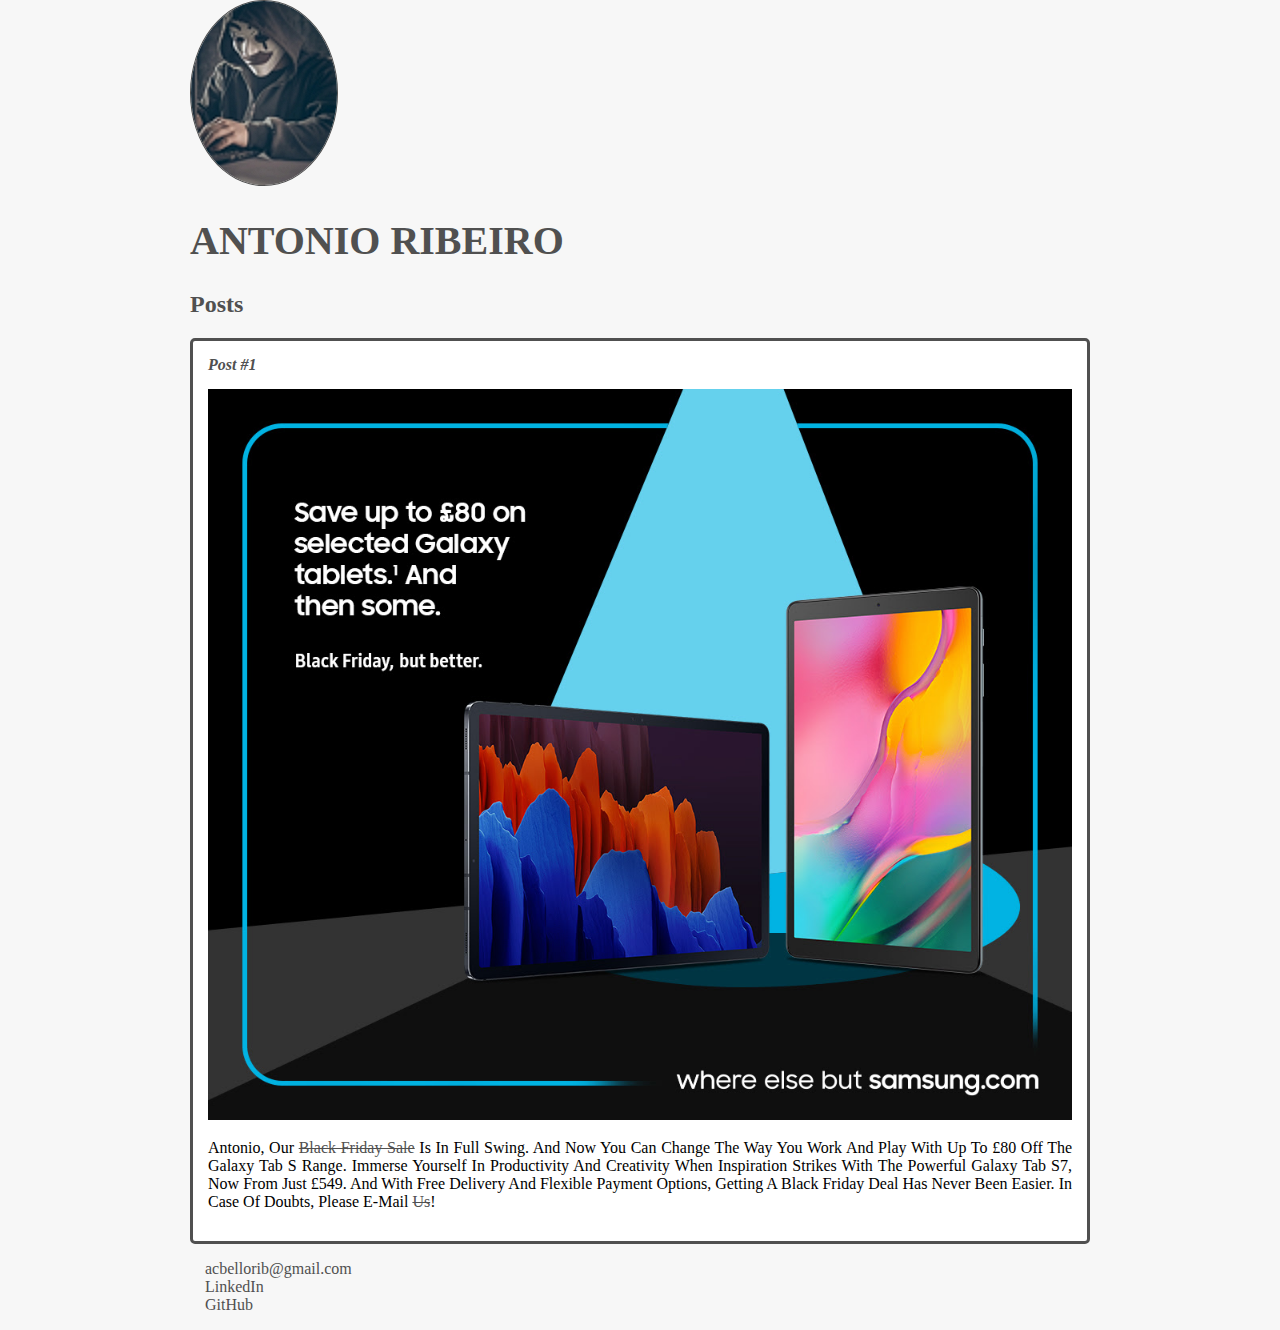
<file: HTML&CSS/index.html>
<!DOCTYPE html>
<html>
    <head>
        <meta charset="utf-8">
        <title>Antonio Ribeiro</title>
        <link rel="stylesheet" href="style.css">
    </head>
    <body>
        <header>
            <img src="bermix-studio-F7DAQIDSk98-unsplash.jpg" alt="Imagem de um hacker" class="photo">
            <h1 id="title">Antonio Ribeiro</h1>
        </header>
        <section>
            <header>
                <h2 class="subtitle">Posts</h2>
            </header>
            <article class="post">
                <header>
                    <h3 class="post_title">Post #1</h3>
                    <img src="unnamed.jpg" alt="Samsung phones" class="post_image">
                </header>
                <p class="post_content">
                    Antonio, our <a href="http://t.m1.email.samsung.com/r/?id=h709f1c24,90453b71,6c7c8075&p1=EM1-BF-weekend-IM-Mobile-owners-25-36-A" target="_blank">Black Friday Sale</a> is in full swing. And now you can change the way you work and play with up to £80 off the Galaxy Tab S range.
                    Immerse yourself in productivity and creativity when inspiration strikes with the powerful Galaxy Tab S7, now from just £549. And with free delivery and flexible payment options, getting a Black Friday deal has never been easier. In case of doubts, please e-mail <a href="mailto:acbellorib@gmail.com">us</a>!
                </p>
            </article>
        </section>
        <footer>
            <ul class="contacts_list">
                <li>
                    <a href="mailto:acbellorib@gmail.com">acbellorib@gmail.com</a>
                </li>
                <li>
                    <a href="https://www.linkedin.com/in/acbr-2a54b61/" target="_blank">LinkedIn</a>
                </li>
                <li>
                    <a href="https://github.com/acbellorib" target="_blank">GitHub</a>
                </li>
                
            </ul>
        </footer>
    </body>
</html>
</file>
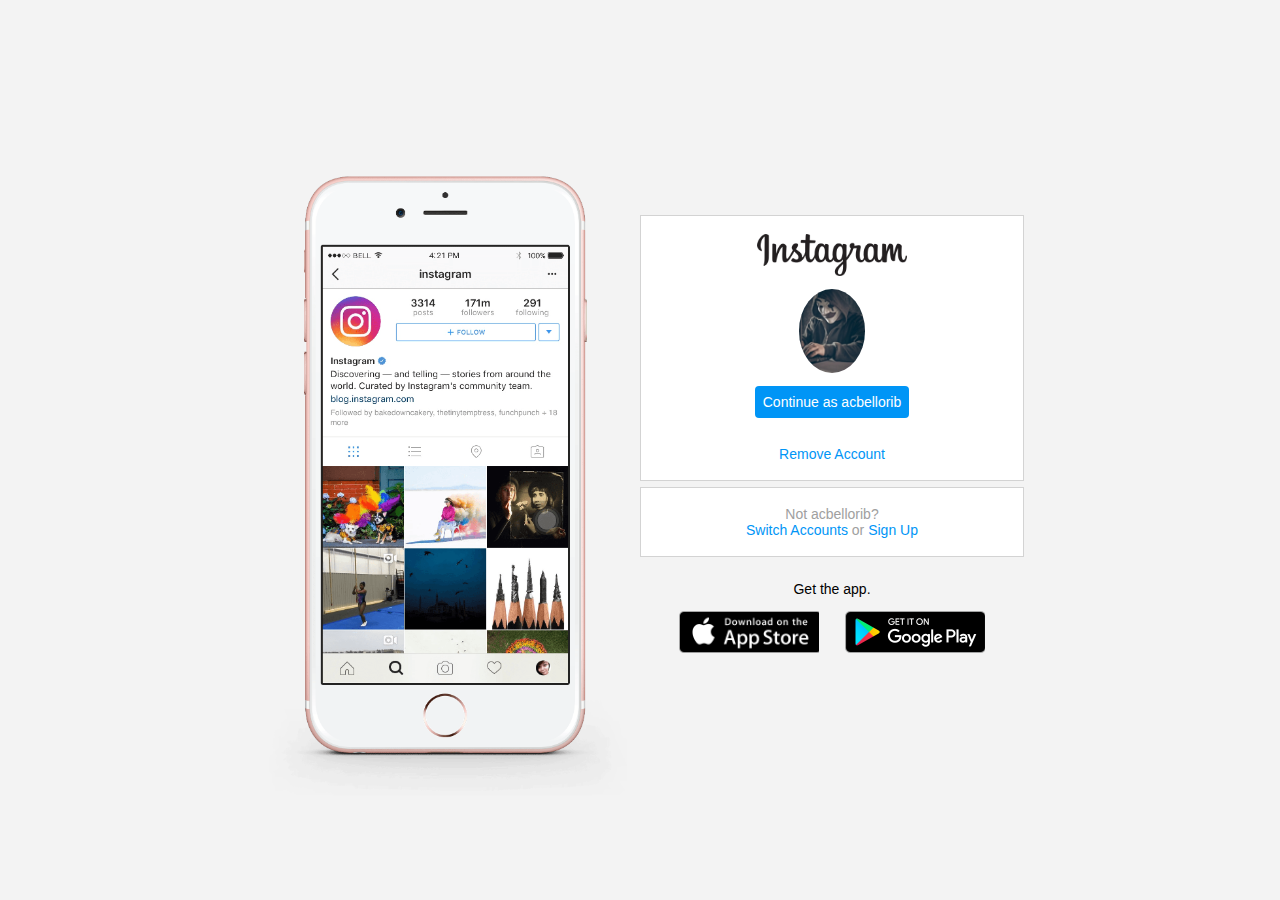
<file: Instagram_Webpage/index.html>
<!DOCTYPE html>
<html lang="en">
<head>
    <meta charset="UTF-8">
    <meta name="viewport" content="width=device-width, initial-scale=1.0">
    <link rel="stylesheet" href="style.css">
    <title>Instagram</title>
</head>
<body>
    <div class="instagram-wrapper">
        <div class="instagram-phone">
            <img src="./img/instagram-celular.png" alt="handset">
        </div>
        <div class="instagram-continue">
            <div class="group">
                <img src="./img/instagram-logo.png" class="instagram-logo" alt="instagram logo">
                <div class="profile-photo">
                    <img src="./img/perfil-instagram.jpg" alt="profile picture">
                </div>
                <a href="#" class="instagram-login">Continue as acbellorib</a>
                <a href="#" class="instagram-logout">Remove Account</a>
            </div>
            <div class="group">
                <p class="not-account">Not acbellorib?</p>
                <p class="not-account">
                    <span class="link-blue">Switch Accounts</span>
                    or
                    <span class="link-blue">Sign Up</span>
                </p>
            </div>
            <div class="get-the-app">
                <p class="get-app">Get the app.</p>
                <div class="download">
                    <a href="#" class="app-download"></a>
                    <a href="#" class="app-download"></a>
                </div>
            </div>
        </div>
    </div>
</body>
</html>
</file>
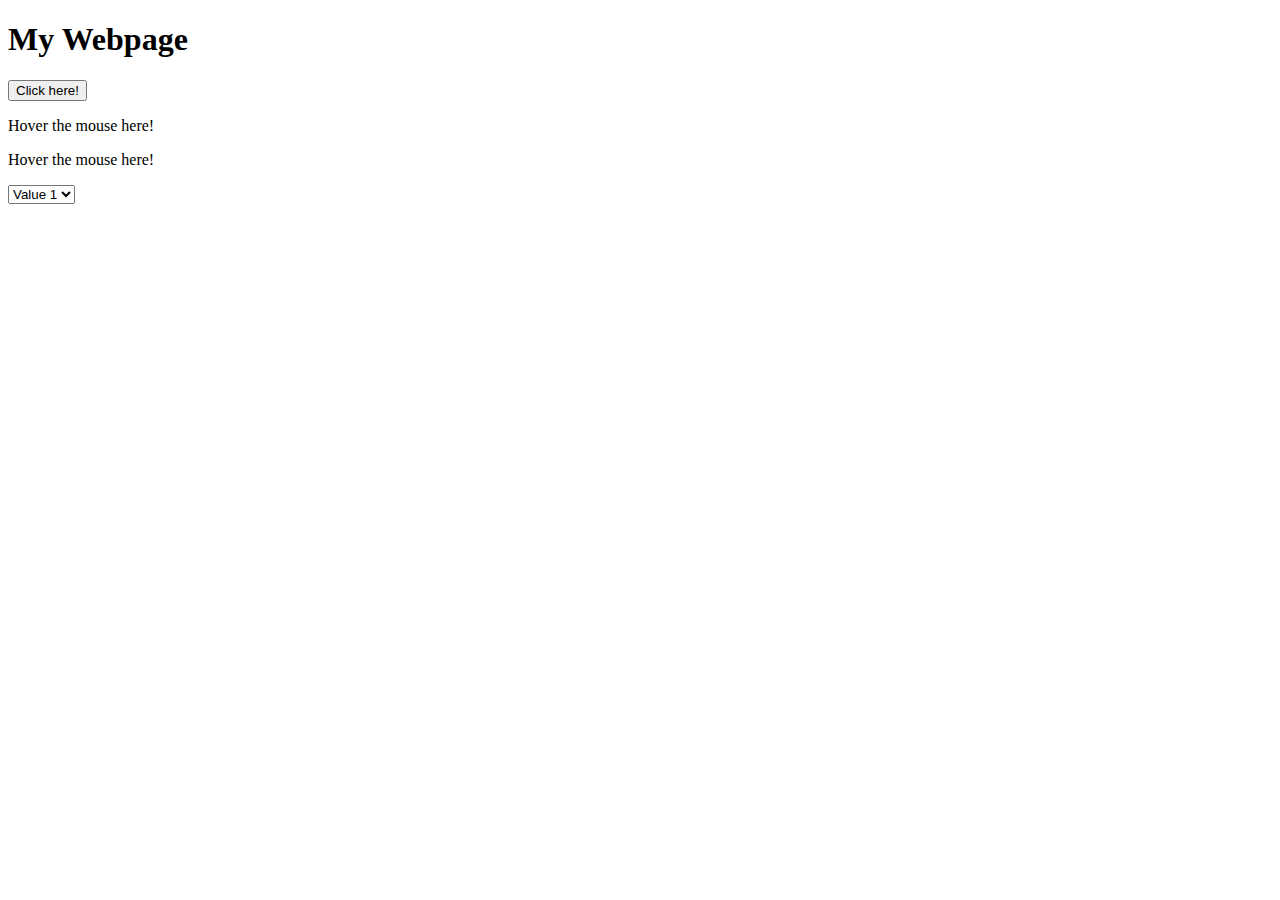
<file: JavaScript/index.html>
<!DOCTYPE html>
<html lang="en">
    <head>
        <title>My Webpage</title>
        <meta charset="utf-8">
        <script type="text/javascript" src="js/main.js"></script>
    </head>
    <body onload="load()">
        <!-- <script>
            alert("My fist js");            
        </script> -->
        <h1>My Webpage</h1>
        <button type="button" onclick="clickHere()">Click here!</button>
        <p id="thanksMsg" onclick="redirect()"></p> <!-- you may remove the id from here as well... It should work as expected... -->
        <p id="mouseHover" onmouseover="replaceText(this)" onmouseout="undo(this)">Hover the mouse here!</p> <!-- you may remove the id from here as well... It should work as expected... -->
        <p id="mouseHover2" onmouseover="replaceText(this)" onmouseout="undo(this)">Hover the mouse here!</p> <!-- you may remove the id from here as well... It should work as expected... -->
        <select onchange="functionChange(this)">
            <option value="1">Value 1</option>
            <option value="2">Value 2</option>
            <option value="3">Value 3</option>
        </select>
    </body>
</html>
</file>
<file: HTML&CSS/style.css>
body {
    background: #f7f7f7;
    font-family: Verdana;
    max-width: 900px;
    margin: auto;
}

.photo {
    border: 1px solid #505050;
    border-radius: 50%;
}

#title, .subtitle, .post_title {
    color: #505050;
}

#title {
    font-size: 40px;
    text-transform: uppercase;
}

a {
    text-decoration: line-through;
    color: #505050;
}

.post_title {
    font-size: 16px;
    font-style: italic;
    margin: 0;
    margin-bottom: 15px;
}

.post {
    background: #FFF;
    padding: 15px;
    border: 3px solid #505050;
    margin-bottom: 15px;
    border-radius: 5px;
}

.post_content {
    margin: 0;
    margin-bottom: 15px;
    text-transform: capitalize;
    text-align: justify;
}

.post_image {
    margin-bottom: 15px;
    width: 100%;
}

.contacts_list {
    list-style-type: none;
    padding-left: 15px;
}

.contacts_list li a {
    text-decoration: none;
}
</file>
<file: Instagram_Webpage/style.css>
* { /* Gabriela's approach to prevent errors when editing the CSS*/
    padding: 0;
    margin: 0;
    box-sizing: border-box;
    text-decoration: none;
    font-family: sans-serif;
    font-size: 14px;
}

body {
    width: 100%;
    min-height: 100vh;
    background-color: rgb(243, 243, 243);
    margin: 0;
    padding: 0;
    display: flex;
    justify-content: center;
}

.instagram-wrapper {
    display: flex; /* Please review the class for a concise explanation about Flexbox by Gabriela */
    align-items: center;
    justify-content: start;
    width: 60%;
    height: 100vh;
}

.instagram-phone {
    display: flex;
    align-items: center;
    justify-content: center;
    width: 50%;
}

.instagram-phone img {
    height: 50rem;
}

.instagram-continue {
    display: flex;
    align-items: center; /* horizontal as per Gabriela's explanation */
    justify-content: space-around; /* vertical as per Gabriela's explanation */
    flex-direction: column;
    width: 50%;
    min-height: 34rem;
}

.group {
    display: flex;
    justify-content: space-between;
    align-items: center;
    flex-direction: column;
    background-color: #ffffff;
    width: 100%;
    padding: 1.3rem 0;
    border: 1px solid lightgray;
}

.group:nth-child(1) { /* refers to the first container */
    min-height: 19rem;
}

.instagram-logo {
    height: 3rem;
}

.profile-photo {
    display: flex;
    justify-content: center;
    align-items: center;
    border-radius: 50%;
    overflow: hidden; /* so the image will not exceed the div limits */
}

.profile-photo img {
    height: 6rem;
}

.instagram-login {
    background-color: #0095f6;
    color: #ffffff;
    padding: 8px;
    border-radius: 4px;
}

.instagram-logout {
    color: #0095f6;
    margin-top: 1rem;
}

.not-account {
    color: rgb(160, 160, 160);
}

.link-blue {
    color: #0095f6;
}

.get-the-app {
    display: flex;
    flex-direction: column;
    align-items: center;
    justify-content: center;
    width: 100%;
    padding: 1.3rem 0;
}

.download {
    display: flex;
    width: 100%;
    justify-content: space-evenly;
    align-items: center;
    padding: 1rem;
}

.app-download {
    height: 3rem;
    width: 10rem;
    background-size: cover;
}

.app-download:nth-child(1) {
    background-image: url('./img/apple-button.png');
}

.app-download:nth-child(2) {
    background-image: url('./img/googleplay-button.png');
}

/* media queries - one for Tablet and another for mobile handset */

@media (max-width: 1024px) {
    .instagram-wrapper {
        width: 90%;
    }
}

@media (max-width: 650px) {
    body {
        background-color: #ffffff;
    }

    .instagram-wrapper {
        width: 90%;
    }

    .instagram-phone {
        display: none; /* no scrolling */
    }

    .instagram-continue {
        width: 100%;
    }
    
    .group {
        border: 1px solid transparent;
    }
}
</file>
